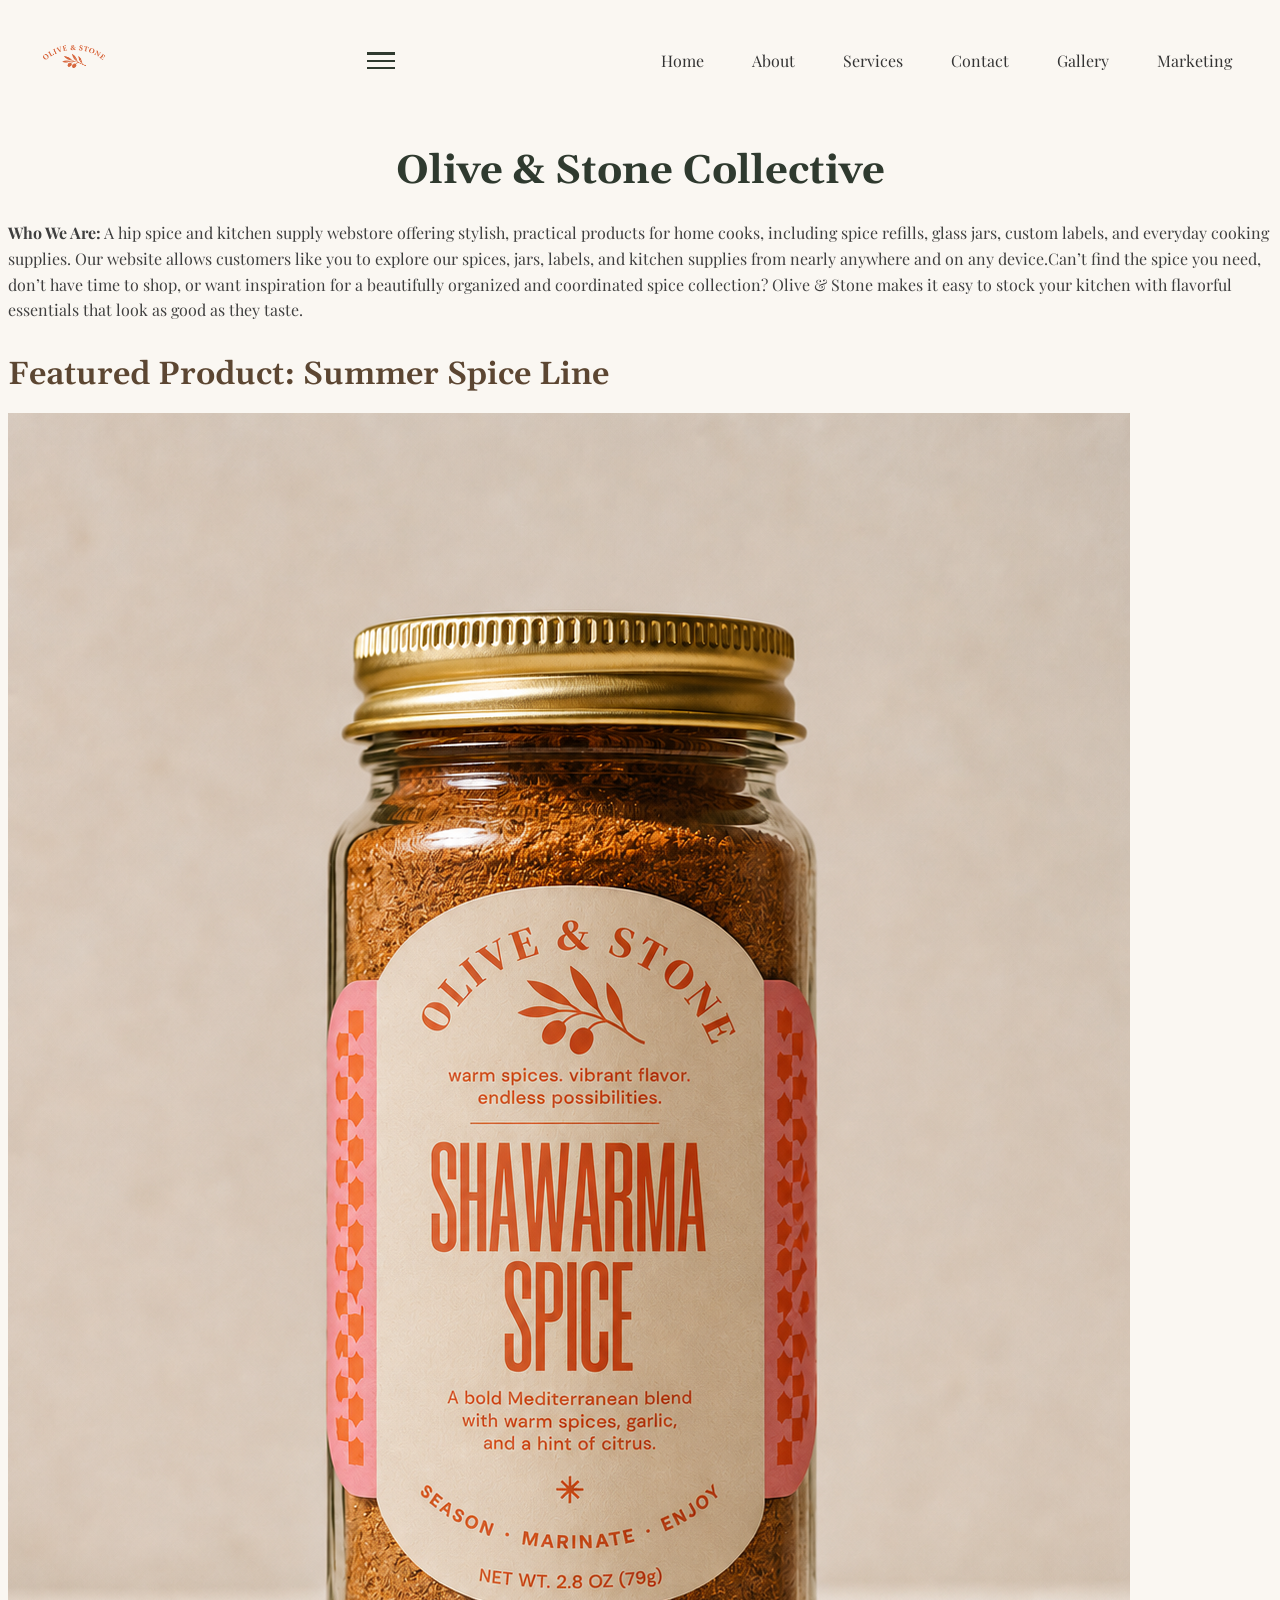
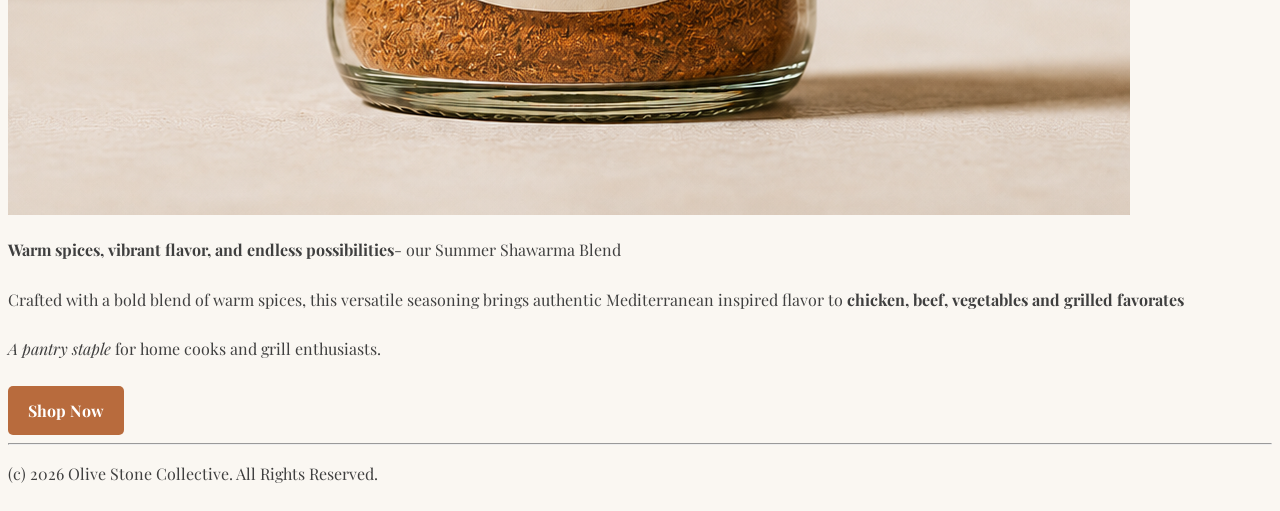
<file: index.html>
<!DOCTYPE html>
<html lang="en">
  <head>
    <!-- Viewport Tag - - Fit any Device-->     
    <meta charset="UTF-8">
    <meta name="viewport" content="width=device-width, initial-scale=1.0">
    
    <title>Online Spices & Kitchen Supplies | Olive & Stone</title>

    <meta name="description"
        content="Shop Olive & Stone for flavorful spice blends, modern kitchen supplies, cooking tools, and stylish essentials designed for everyday cooking.">

    <meta name="robots" content="index,follow">
    
    <!-- Main.CSS Link-->
    <link rel="stylesheet" href="css/main.css">

    <!-- Google tag (gtag.js) -->
    <script async src="https://www.googletagmanager.com/gtag/js?id=G-YOUR_UNIQUE_ID_HERE"></script>

      <script>
        window.dataLayer = window.dataLayer || [];
        function gtag(){dataLayer.push(arguments);}
        gtag('js', new Date());
      
        gtag('config', 'G-YOUR_UNIQUE_ID_HERE');
      </script>
    
  </head>
  <body>
    <header class="site-header">
    <a href="index.html" class="logo">
        <img
            src="images/logo.png"
            alt="Olive & Stone logo"
            class="nav-logo"
        >
    </a>
  <button
        class="menu-toggle"
        type="button"
        aria-label="Open navigation menu"
        aria-expanded="false"
        aria-controls="main-navigation"
    >
        <span></span>
        <span></span>
        <span></span>
    </button>
  <nav class="main-nav" id="main-navigation">
    <ul>
      <li><a href="/index.html">Home</a></li>
      <li><a href="/pages/about.html">About</a></li>
      <li><a href="/pages/services.html">Services</a></li>
      <li><a href="/pages/contact.html">Contact</a></li>
      <li><a href="/gallery.html">Gallery</a></li>
      <li><a href="/marketing/index.html">Marketing</a></li>
    </ul>
  </nav>
  </header>    
    <h1 class="center-text">Olive & Stone Collective</h1>
    <p><b>Who We Are:</b> A hip spice and kitchen supply webstore offering stylish, practical products for home cooks, including spice refills, glass jars, custom labels, and everyday cooking supplies. Our website allows customers like you to explore our spices, jars, labels, and kitchen supplies from nearly anywhere and on any device.Can’t find the spice you need, don’t have time to shop, or want inspiration for a beautifully organized and coordinated spice collection? Olive & Stone makes it easy to stock your kitchen with flavorful essentials that look as good as they taste.</p>
   <h2>Featured Product: Summer Spice Line</h2>
    <img src="images/shawarma-spice-blend.jpg" alt="olive-stone-shawarma-seasoning-jar">
    <p><b>Warm spices, vibrant flavor, and endless possibilities</b>- our Summer Shawarma Blend</p>
    <p>Crafted with a bold blend of warm spices, this versatile seasoning brings authentic Mediterranean inspired flavor to <strong>chicken, beef, vegetables and grilled favorates</strong></p>
    <p><em>A pantry staple</em> for home cooks and grill enthusiasts.</p>
     <a href="/marketing/features.html" class="btn-primary">Shop Now</a>
    
     <!-- The <hr> tag creates a horizontal rule (a line), visually separating sections. -->
    <hr>
    <!-- The footer provides consistency and a professional closing on every page. -->
    <footer><p>(c) 2026 Olive Stone Collective. All Rights Reserved.</p></footer>
    
    <!-- Hamburger Menu JavaScript -->
    <script>
  const menuButton = document.querySelector('.menu-toggle');
  const mainNavigation = document.querySelector('.main-nav');

  menuButton.addEventListener('click', function () {
    mainNavigation.classList.toggle('active');

    const isOpen = mainNavigation.classList.contains('active');

    menuButton.setAttribute('aria-expanded', isOpen);
    menuButton.setAttribute(
      'aria-label',
      isOpen ? 'Close navigation menu' : 'Open navigation menu'
    );
  });
</script>
  </body>
</html>
</file>
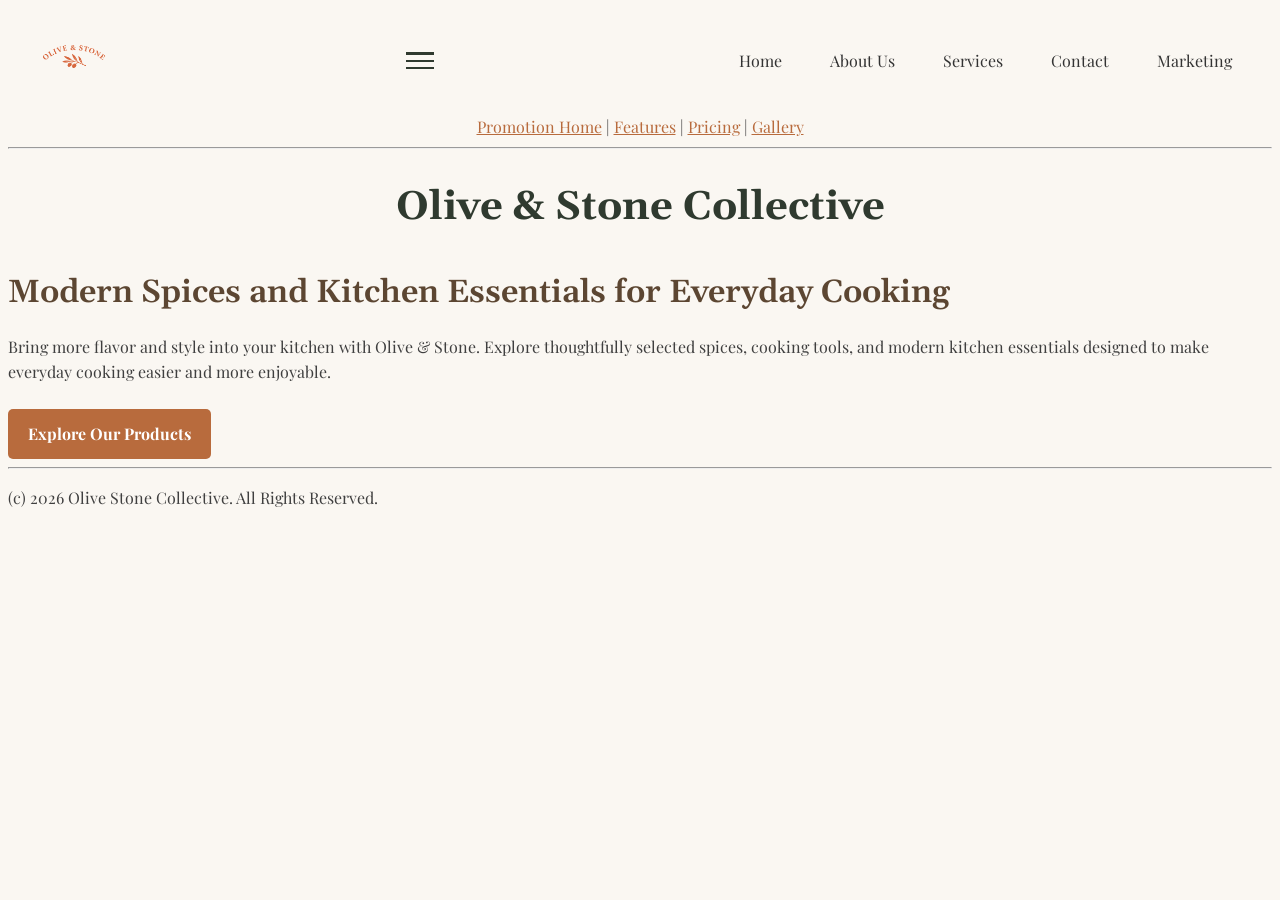
<file: marketing/index.html>
<!DOCTYPE html>
<html lang="en">
  <head>
      <!-- Viewport Tag - - Fit any Device-->     
      <meta charset="UTF-8">
      <meta name="viewport" content="width=device-width, initial-scale=1.0">
      
      <title>Modern Spices & Kitchen Essentials | Olive & Stone</title>
    
     <meta name="description"
      content="Discover Olive & Stone spice blends, stylish kitchen tools, storage essentials, and modern cooking products designed for everyday kitchens.">

    <!-- Robots Tag --> 
    <meta name="robots" content="index,follow">
    
      <!-- Main.CSS Link-->
      <link rel="stylesheet" href="../css/main.css">
    
    </head>
  <body>
    <!-- . . / means look up one folder. The browser must go up out of /pages, then open index.html. --
    <!-- Navigation -->
    
    <header class="site-header">
      
      <a href="index.html" class="logo">
              <img
                  src="../images/logo.png"
                  alt="Olive & Stone logo"
                  class="nav-logo"
              >
      </a>
      
  <button class="menu-toggle" aria-label="Open navigation menu">
    <span></span>
    <span></span>
    <span></span>
  </button>

  <nav class="main-nav">
    <ul>
      <li><a href="../index.html">Home</a></li>
      <li><a href="../pages/about.html">About Us</a></li>
      <li><a href="../pages/services.html">Services</a></li>
      <li><a href="../pages/contact.html">Contact</a></li>
      <li><a href="index.html">Marketing</a></li>
    </ul>
  </nav>

</header>

    <!-- secondary marketing navigation -->
    <nav class="center-text">
      <a href="index.html">Promotion Home</a> |
      <a href="features.html">Features</a> |
      <a href="pricing.html">Pricing</a> |
      <a href="../gallery.html">Gallery</a>
    </nav>
    
    <!-- The <hr> tag creates a horizontal rule (a line), visually separating sections. -->
    <hr>

    <!-- ====================================================== -->
    <!--      START: UNIQUE PAGE CONTENT                       -->
    <!-- ====================================================== -->
    <h1 class="center-text">Olive & Stone Collective</h1>
    <h2>Modern Spices and Kitchen Essentials for Everyday Cooking</h2>
    
      <p> Bring more flavor and style into your kitchen with Olive & Stone. Explore thoughtfully selected spices, cooking tools, and modern kitchen essentials designed to make everyday cooking easier and more enjoyable.</p> 

    <a href="features.html" class="btn-primary">Explore Our Products</a>
    
    <!-- ====================================================== -->
    <!--      END: UNIQUE PAGE CONTENT                         -->
    <!-- ====================================================== -->
    <hr>
     <!-- The footer provides consistency and a professional closing on every page. -->
    <footer><p>(c) 2026 Olive Stone Collective. All Rights Reserved.</p></footer>

    <!-- Navigation Hamburger Coding -->
    <script>
      const menuToggle = document.querySelector('.menu-toggle');
      const mainNav = document.querySelector('.main-nav');
    
      menuToggle.addEventListener('click', function() {
        mainNav.classList.toggle('active');
      });
    </script>
  </body>
</html>
</file>
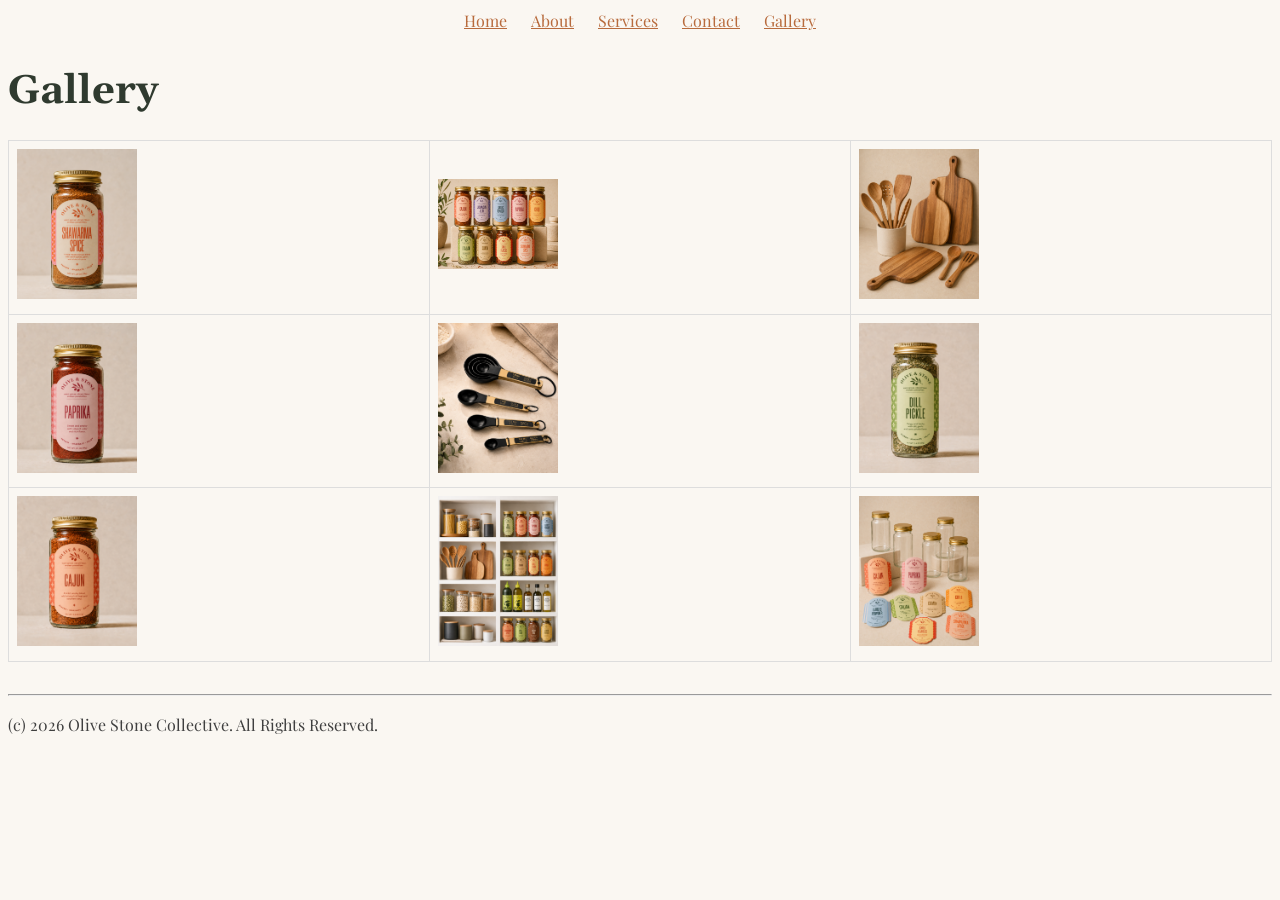
<file: gallery.html>
<!DOCTYPE html>
<html lang="en">
<head>
  <meta charset="UTF-8">
  <meta name="viewport" content="width=device-width, initial-scale=1.0">

  <title>Spice & Kitchen Product Gallery | Olive & Stone</title>

  <meta name="description"
        content="Browse the Olive & Stone gallery featuring spice blends, wooden cooking utensils, kitchen storage, measuring tools, and modern kitchen products.">

  <!-- Robots Tag --> 
      <meta name="robots" content="index,follow">
  
  <!-- Main CSS -->
  <link rel="stylesheet" href="css/main.css">
</head>

<body>

  <header>
    <nav style="text-align: center;">
      <a href="index.html" style="margin: 0 10px;">Home</a>
      <a href="pages/about.html" style="margin: 0 10px;">About</a>
      <a href="pages/services.html" style="margin: 0 10px;">Services</a>
      <a href="pages/contact.html" style="margin: 0 10px;">Contact</a>
      <a href="gallery.html" style="margin: 0 10px;">Gallery</a>
    </nav>
  </header>

  <main>
    <h1>Gallery</h1>

    <table>
      <tr>
        <td>
          <a href="images/shawarma-spice-blend.jpg">
            <img src="images/shawarma-spice-blend.jpg"
                 width="120"
                 alt="Olive & Stone labeled glass jar filled with shawarma spice blend">
          </a>
        </td>

        <td>
          <a href="images/about-us-spice-jars.png">
            <img src="images/about-us-spice-jars.png"
                 width="120"
                 alt="olive-stone-assorted-spice-seasoning-jars">
          </a>
        </td>

        <td>
          <a href="images/wooden-utensils.png">
            <img src="images/wooden-utensils.png"
                 width="120"
                 alt="wooden-cooking-utensils-and-cutting-boards">
          </a>
        </td>
      </tr>

      <tr>
        <td>
          <a href="images/paprika.png">
            <img src="images/paprika.png"
                 width="120"
                 alt="olive-stone-paprika-seasoning-jar">
          </a>
        </td>

        <td>
          <a href="images/measuring-spoons.png">
            <img src="images/measuring-spoons.png"
                 width="120"
                 alt="black-and-gold-kitchen-measuring-spoons">
          </a>
        </td>

        <td>
          <a href="images/dill-pickle.png">
            <img src="images/dill-pickle.png"
                 width="120"
                 alt="olive-stone-dill-pickle-seasoning-jar">
          </a>
        </td>
      </tr>

      <tr>
        <td>
          <a href="images/cajun.png">
            <img src="images/cajun.png"
                 width="120"
                 alt="olive-stone-cajun-seasoning-jar">
          </a>
        </td>

        <td>
          <a href="images/shelf-assortment-products.png">
            <img src="images/shelf-assortment-products.png"
                 width="120"
                 alt="olive-stone-spices-and-modern-kitchen-products">
          </a>
        </td>

        <td>
          <a href="images/label-stickers-glass-jars.png">
            <img src="images/label-stickers-glass-jars.png"
                 width="120"
                 alt="olive-and-stone-spice-label-stickers-and-empty-glass-spice-jars">
          </a>
        </td>
      </tr>
    </table>

  </main>
  
    <!-- The <hr> tag creates a horizontal rule (a line), visually separating sections. -->
    <hr>
    <!-- The footer provides consistency and a professional closing on every page. -->
    <footer><p>(c) 2026 Olive Stone Collective. All Rights Reserved.</p></footer>
  
</body>
</html>
</file>
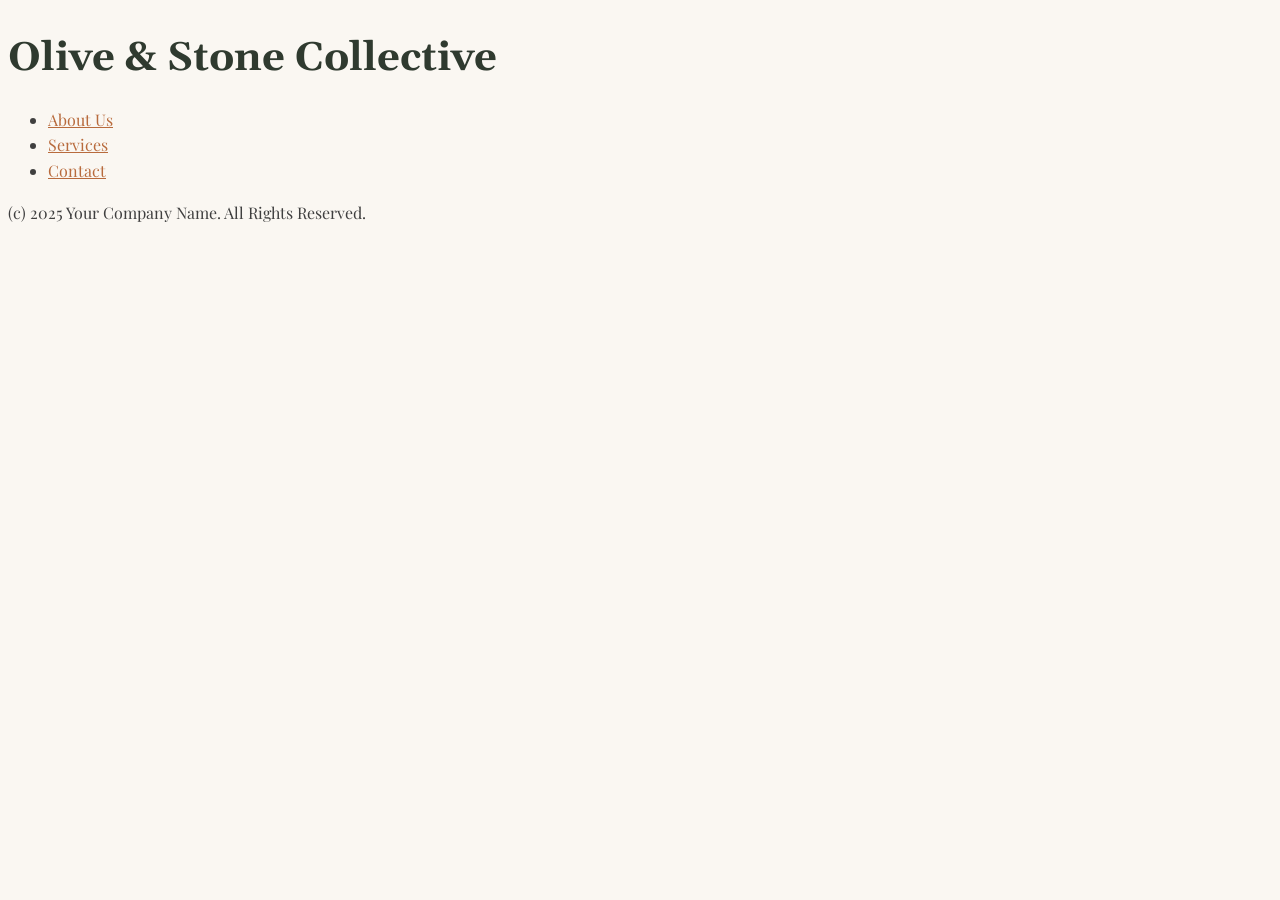
<file: portfolio.html>
<!DOCTYPE html>
<html lang="en">
  <head>
    <!-- Main.css Link -->    
    <meta charset="UTF-8">
    <meta name="viewport" content="width=device-width, initial-scale=1.0">

   <title>Olive Stone Collective - Professional Portfolio - Online Spice and Kitchen Supply Store</title>    

    <!-- Main CSS -->
    <link rel="stylesheet" href="/css/main.css">    
  </head>
  <body>
    <header>
        <!-- Site title and main navigation will go here -->
         <h1>Olive & Stone Collective</h1>
      <nav>
          <ul>
              <li><a href="#about">About Us</a></li>
              <li><a href="#services">Services</a></li>
              <li><a href="#contact">Contact</a></li>
          </ul>
      </nav>
    </header>
    <main>
        <!-- All the unique portfolio content will go here -->
    </main>
    <footer>
        <!-- Copyright and social links will go here -->
         <p>(c) 2025 Your Company Name. All Rights Reserved.</p>
        <!-- This could also contain social media links -->
        <!-- The footer provides consistency and a professional closing on every page. -->
    </footer>
  </body>
</html>
</file>
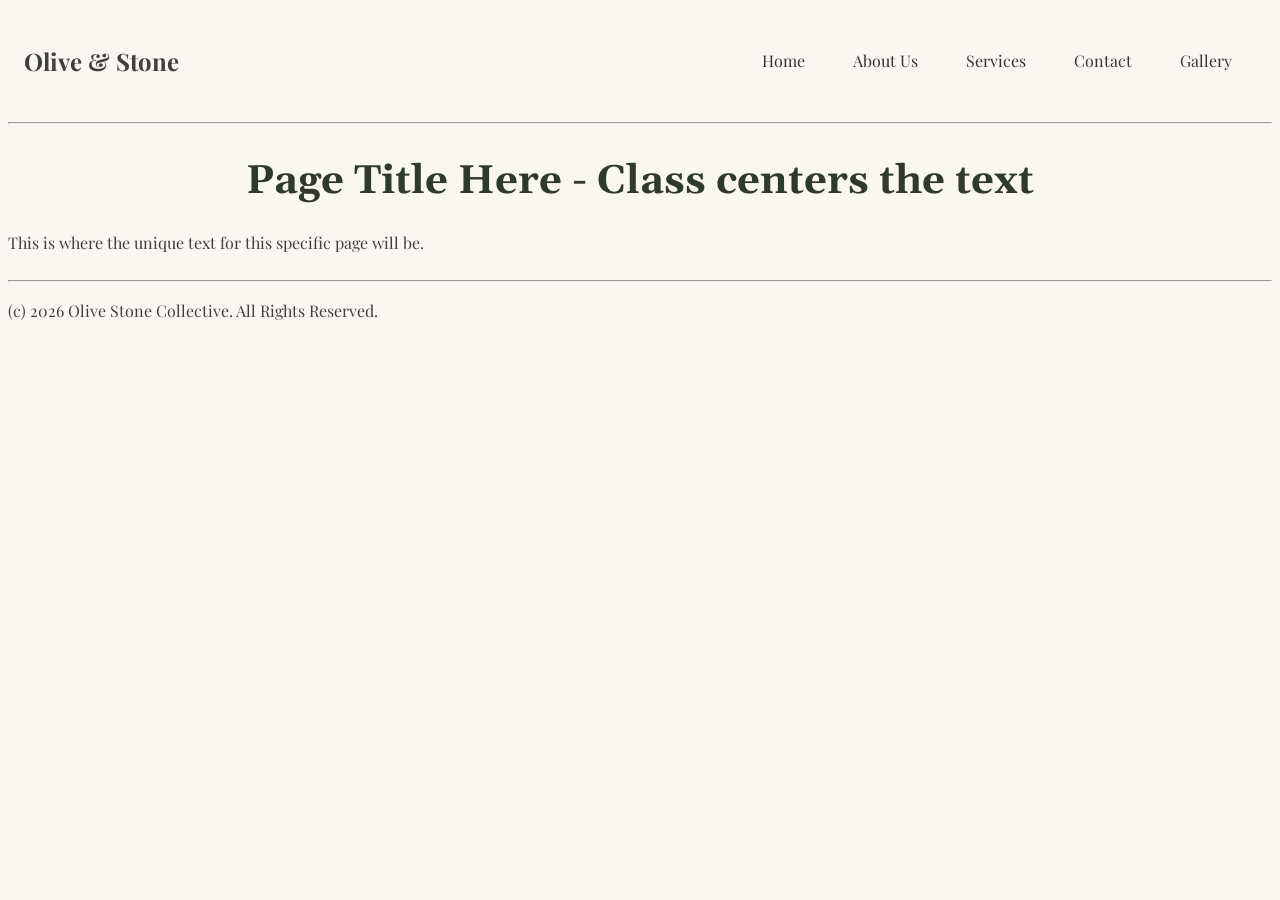
<file: template.html>
<!DOCTYPE html>
<html>
  <head>
    <!-- Viewport Tag - - Fit any Device-->    
    <meta charset="UTF-8">
    <meta name="viewport" content="width=device-width, initial-scale=1.0">

   <title>Olive Stone Collective - Professional Portfolio - Online Spice and Kitchen Supply Store</title>    

    <!-- Main.CSS Link-->
    <link rel="stylesheet" href="/css/main.css">    
  </head>
  <body>

    <!-- . . / means look up one folder. The browser must go up out of /pages, then open index.html. -->

     <!-- =================================== -->
    <!-- START: Main Site Navigation         -->
    <!-- =================================== -->

    <header class="site-header">

      <div class="logo">Olive & Stone</div>

      <nav class="main-nav">
        <ul>
          <li><a href="/index.html">Home</a></li>
          <li><a href="/pages/about.html">About Us</a></li>
          <li><a href="/pages/services.html">Services</a></li>
          <li><a href="/pages/contact.html">Contact</a></li>
          <li><a href="/gallery.html">Gallery</a></li>
        </ul>
      </nav>

    </header>

    <!-- =================================== -->
    <!-- END: Main Site Navigation           -->
    <!-- =================================== -->

    <!-- The <hr> tag creates a horizontal rule (a line), visually separating sections. -->
    <hr>

    <!-- ====================================================== -->
    <!--      START: UNIQUE PAGE CONTENT                       -->
    <!-- This is where the specific content for each new page -->
    <!-- (like 'About Us' or 'Our Services') will go.        -->
  <!-- ====================================================== -->
    <h1 class="center-text">Page Title Here - Class centers the text</h1>
    <p>This is where the unique text for this specific page will be.</p>
    <!-- ====================================================== -->
    <!--      END: UNIQUE PAGE CONTENT                         -->
    <!-- ====================================================== -->
    <hr>
     <!-- The footer provides consistency and a professional closing on every page. -->
    <footer><p>(c) 2026 Olive Stone Collective. All Rights Reserved.</p></footer>
  </body>
</html>
</file>
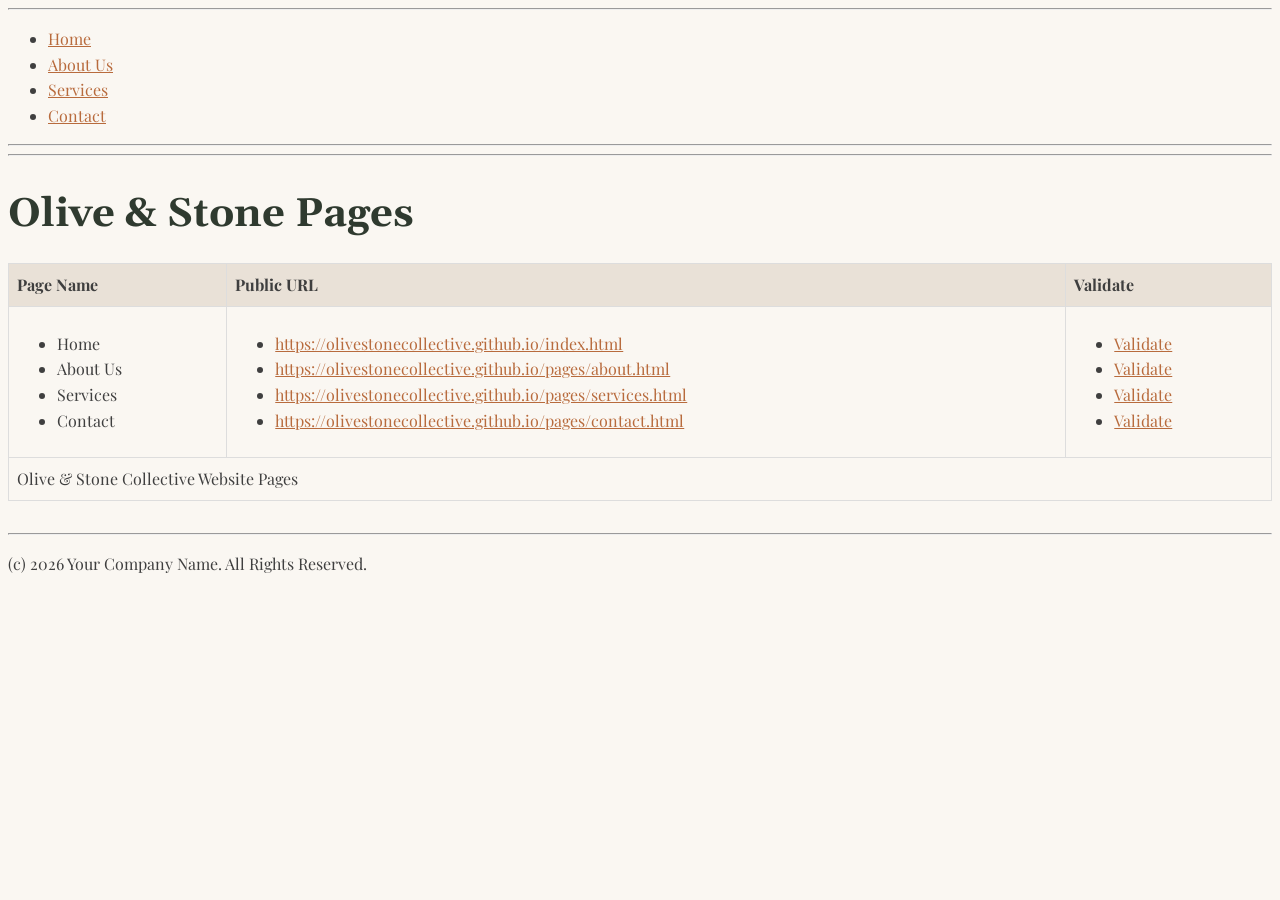
<file: test.html>
<!DOCTYPE html>
<html>
  <head>
    <!-- Main.css Link -->    
    <meta charset="UTF-8">
    <meta name="viewport" content="width=device-width, initial-scale=1.0">

   <title>Olive Stone Collective - Professional Portfolio - Online Spice and Kitchen Supply Store</title>    

    <!-- Main CSS -->
    <link rel="stylesheet" href="/css/main.css">    
  </head>
  <body>
    <!-- =================================== -->
    <!-- START: Main Site Navigation         -->
    <!-- =================================== -->
    <hr>    <!-- The <hr> tag creates a horizontal rule (a line), visually separating sections. -->
    
  <!-- . . / means look up one folder. The browser must go up out of /pages, then open index.html. -->
        <nav>
  <ul>
    <li><a href="index.html">Home</a></li>
    <li><a href="/pages/about.html">About Us</a></li>
    <li><a href="/pages/services.html">Services</a></li>
    <li><a href="/pages/contact.html">Contact</a></li>
  </ul>
</nav>
    <!-- The <hr> tag creates a horizontal rule (a line), visually separating sections. -->
    <hr>
    <!-- END: Main Site Navigation -->

    <!-- The <hr> tag creates a horizontal rule (a line), visually separating sections. -->
    <hr>

    <!-- ====================================================== -->
    <!--      START: UNIQUE PAGE CONTENT                       -->
    <!-- This is where the specific content for each new page -->
    <!-- (like 'About Us' or 'Our Services') will go.        -->
  <!-- ====================================================== -->
    <h1>Olive & Stone Pages</h1>
    <table>
    <thead>
        <tr>
            <th>Page Name</th>
            <th>Public URL</th>
            <th>Validate</th>
        </tr>
    </thead>

    <tbody>
        <tr>
            <td>
              <ul>
                <li>Home</li>
                <li>About Us</li>
                <li>Services</li>
                <li>Contact</li>
              </ul>
            </td>
            <td>
              <ul>
                <li><a href="https://olivestonecollective.github.io/index.html">
                    https://olivestonecollective.github.io/index.html
                </a></li>
                
                <li><a href="https://olivestonecollective.github.io/pages/about.html">
                    https://olivestonecollective.github.io/pages/about.html
                </a></li>

                 <li><a href="https://olivestonecollective.github.io/pages/services.html">
                    https://olivestonecollective.github.io/pages/services.html
                </a></li>

                <li><a href="https://olivestonecollective.github.io/pages/contact.html">
                    https://olivestonecollective.github.io/pages/contact.html
                </a></li>
              <ul/>  
            </td>
            <td>
               <ul>
                <li><a href="https://validator.w3.org/nu/?doc=https%3A%2F%2Folivestonecollective.github.io%2Findex.html">
                    Validate
                </a></li>
                <li><a href="https://validator.w3.org/nu/?doc=https%3A%2F%2Folivestonecollective.github.io%2Fpages%2Fabout.html">
                    Validate
                </a></li> 
                <li><a href="https://validator.w3.org/nu/?doc=https%3A%2F%2Folivestonecollective.github.io%2Fpages%2Fservices.html">
                    Validate
                </a></li> 
                  <li><a href="https://validator.w3.org/nu/?doc=https%3A%2F%2Folivestonecollective.github.io%2Fpages%2Fcontact.html">
                    Validate
                </a></li> 
                 <ul/> 
            </td>
        </tr>
    </tbody>

    <tfoot>
        <tr>
            <td colspan="3">Olive &amp; Stone Collective Website Pages</td>
        </tr>
    </tfoot>
</table>
    <hr>
    <!-- The footer provides consistency and a professional closing on every page. -->
    <p>(c) 2026 Your Company Name. All Rights Reserved.</p>
  </body>
</html>
</file>
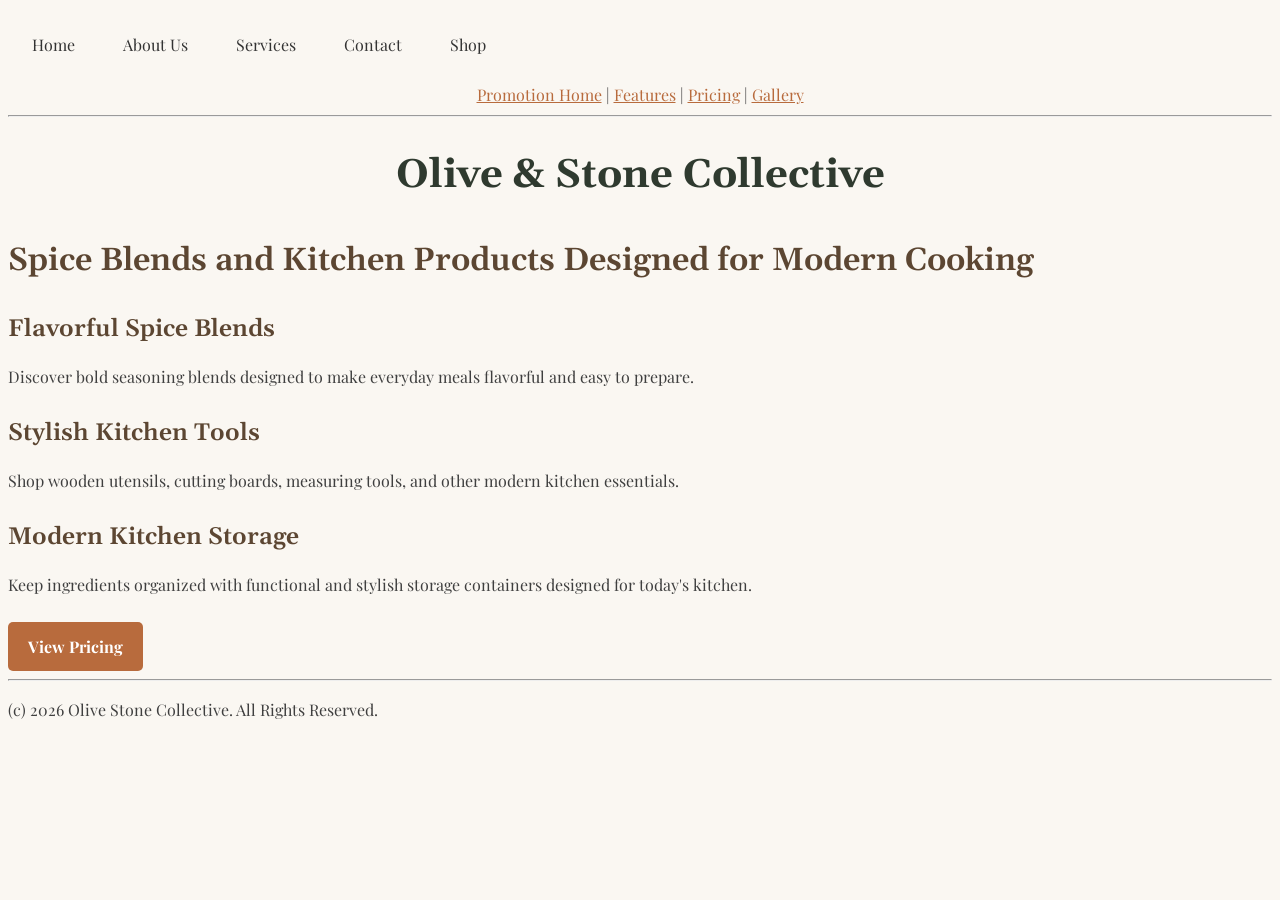
<file: marketing/features.html>
<!DOCTYPE html>
<html lang="en">
  <head>
      <!-- Viewport Tag - - Fit any Device-->     
      <meta charset="UTF-8">
      <meta name="viewport" content="width=device-width, initial-scale=1.0">
      
      <title>Spice Blends & Kitchen Product Features | Olive & Stone</title>
    
     <meta name="description"
      content="Explore Olive & Stone spice blends, wooden cooking tools, modern kitchen storage, and thoughtfully designed cooking essentials.">

    <!-- Robots Tag --> 
    <meta name="robots" content="index,follow">
    
      <!-- Main.CSS Link-->
      <link rel="stylesheet" href="/css/main.css">
    
    </head>
  <body>
    <!-- . . / means look up one folder. The browser must go up out of /pages, then open index.html. -->
    <nav class="main-nav">
      <ul>
        <li><a href="/index.html">Home</a></li>
        <li><a href="/pages/about.html">About Us</a></li>
        <li><a href="/pages/services.html">Services</a></li>
        <li><a href="/pages/contact.html">Contact</a></li>
        <li><a href="index.html">Shop</a></li>
      </ul>
    </nav>

    <!-- secondary marketing navigation -->
    <nav class="center-text">
      <a href="index.html">Promotion Home</a> |
      <a href="features.html">Features</a> |
      <a href="pricing.html">Pricing</a> |
      <a href="../gallery.html">Gallery</a>
    </nav>
    
    <!-- The <hr> tag creates a horizontal rule (a line), visually separating sections. -->
    <hr>

    <!-- ====================================================== -->
    <!--      START: UNIQUE PAGE CONTENT                       -->
    <!-- ====================================================== -->
    <h1 class="center-text">Olive & Stone Collective</h1>
    <h2>Spice Blends and Kitchen Products Designed for Modern Cooking</h2>
    
    <h3>Flavorful Spice Blends</h3>
      <p>Discover bold seasoning blends designed to make everyday meals flavorful and easy to prepare.</p>

    <h3>Stylish Kitchen Tools</h3>
      <p>Shop wooden utensils, cutting boards, measuring tools, and other modern kitchen essentials.</p>

    <h3>Modern Kitchen Storage</h3>
      <p>Keep ingredients organized with functional and stylish storage containers designed for today's kitchen.</p>

    <a href="pricing.html" class="btn-primary">View Pricing</a>
    
    <!-- ====================================================== -->
    <!--      END: UNIQUE PAGE CONTENT                         -->
    <!-- ====================================================== -->
     <hr>
     <!-- The footer provides consistency and a professional closing on every page. -->
    <footer><p>(c) 2026 Olive Stone Collective. All Rights Reserved.</p></footer>
  </body>
</html>
</file>
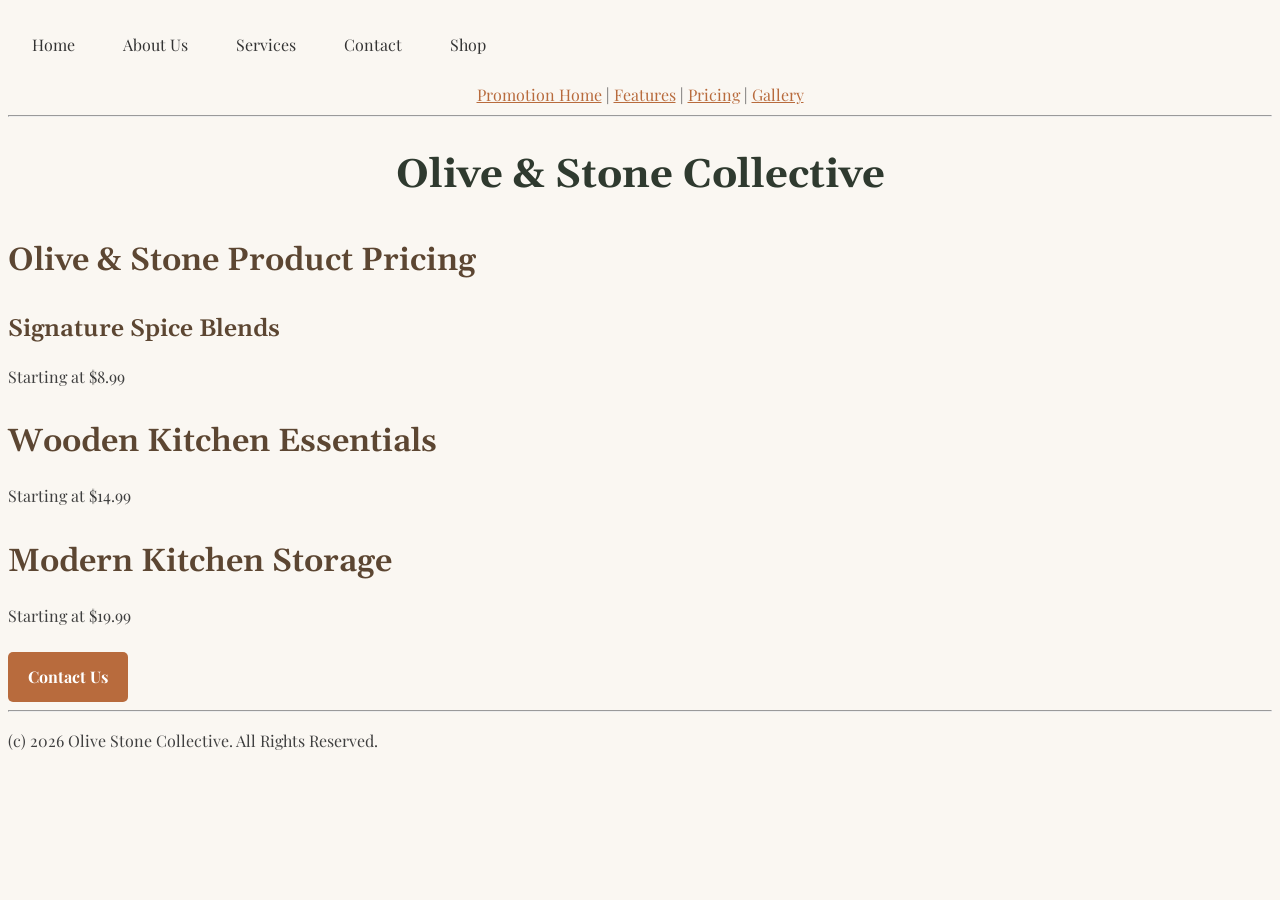
<file: marketing/pricing.html>
<!DOCTYPE html>
<html lang="en">
  <head>
      <!-- Viewport Tag - - Fit any Device-->     
      <meta charset="UTF-8">
      <meta name="viewport" content="width=device-width, initial-scale=1.0">
      
      <title>Spices & Kitchen Essentials Pricing | Olive & Stone</title>

      <meta name="description"
        content="View pricing for Olive & Stone spice blends, kitchen tools, storage products, and modern cooking essentials for the home kitchen.">

      <!-- Robots Tag --> 
      <meta name="robots" content="index,follow">
    
      <!-- Main.CSS Link-->
      <link rel="stylesheet" href="/css/main.css">
    
    </head>
  <body>
    <!-- . . / means look up one folder. The browser must go up out of /pages, then open index.html. -->
    <nav class="main-nav">
      <ul>
        <li><a href="/index.html">Home</a></li>
        <li><a href="/pages/about.html">About Us</a></li>
        <li><a href="/pages/services.html">Services</a></li>
        <li><a href="/pages/contact.html">Contact</a></li>
        <li><a href="index.html">Shop</a></li>
      </ul>
    </nav>

  <!-- secondary marketing navigation -->
    <nav class="center-text">
      <a href="index.html">Promotion Home</a> |
      <a href="features.html">Features</a> |
      <a href="pricing.html">Pricing</a> |
      <a href="../gallery.html">Gallery</a>
    </nav>
    
    <!-- The <hr> tag creates a horizontal rule (a line), visually separating sections. -->
    <hr>

    <!-- ====================================================== -->
    <!--      START: UNIQUE PAGE CONTENT                       -->
    <!-- ====================================================== -->
    <h1 class="center-text">Olive & Stone Collective</h1>
    <h2>Olive & Stone Product Pricing</h2>

      <h3>Signature Spice Blends</h3>
        <p>Starting at $8.99</p>

      <h2>Wooden Kitchen Essentials</h2>
        <p>Starting at $14.99</p>
      
      <h2>Modern Kitchen Storage</h2>
        <p>Starting at $19.99</p>

      <a href="/pages/contact.html" class="btn-primary">Contact Us</a>
    
    <!-- ====================================================== -->
    <!--      END: UNIQUE PAGE CONTENT                         -->
    <!-- ====================================================== -->
    <hr>
    <!-- The footer provides consistency and a professional closing on every page. -->
    <footer><p>(c) 2026 Olive Stone Collective. All Rights Reserved.</p></footer>
  </body>
</html>
</file>
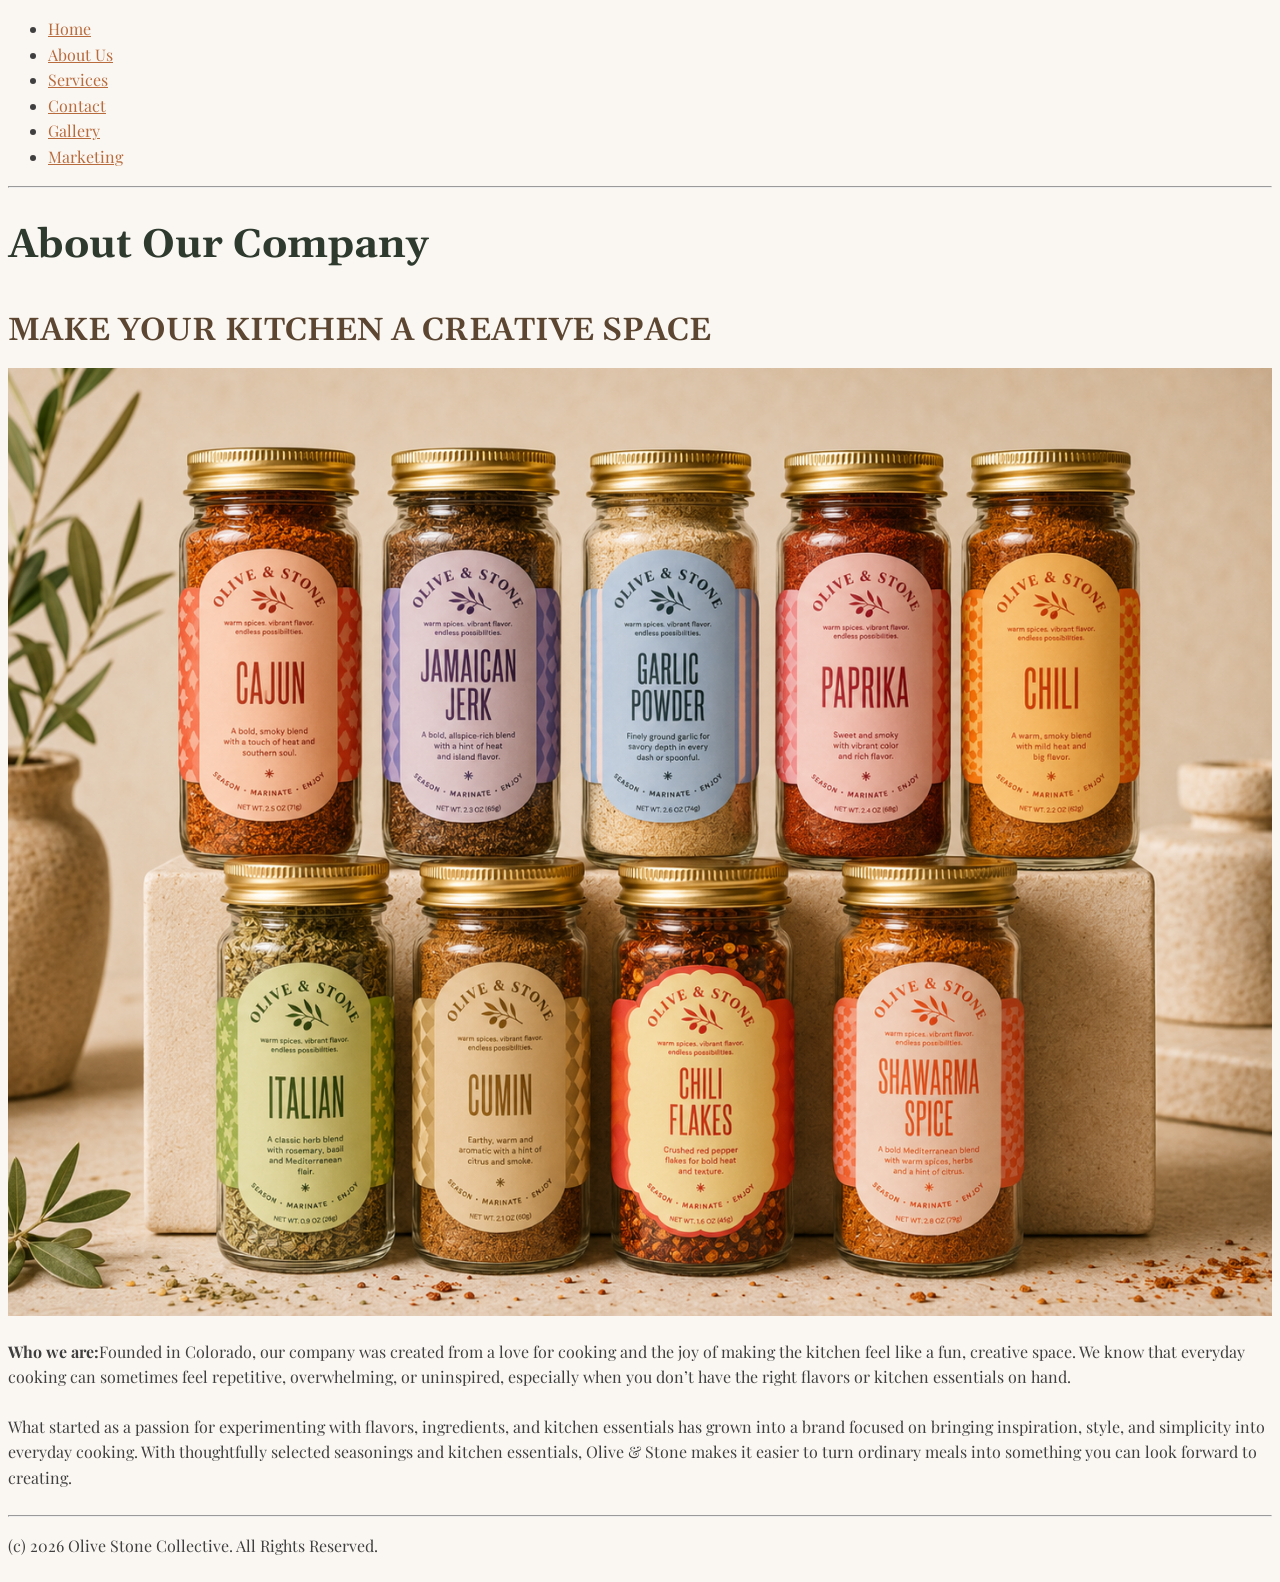
<file: pages/about.html>
<!DOCTYPE html>
<html lang="en">
  <head>
      <!-- Viewport Tag - - Fit any Device-->     
      <meta charset="UTF-8">
      <meta name="viewport" content="width=device-width, initial-scale=1.0">
      
      <title>About Olive & Stone | Spice & Kitchen Supply Store</title>

    <meta name="description"
        content="Learn about Olive & Stone, our passion for flavorful spices, creative cooking, and stylish kitchen essentials designed for the modern home.">

    <meta name="robots" content="index,follow">
    
      <!-- Main.CSS Link-->
      <link rel="stylesheet" href="/css/main.css">
    </head>
  <body>
      <!-- . . / means look up one folder. The browser must go up out of /pages, then open index.html. -->
        <nav>
  <ul>
    <li><a href="../index.html">Home</a></li>
    <li><a href="/pages/about.html">About Us</a></li>
    <li><a href="/pages/services.html">Services</a></li>
    <li><a href="/pages/contact.html">Contact</a></li>
    <li><a href="../gallery.html">Gallery</a></li>
    <li><a href="/marketing/index.html">Marketing</a></li>
  </ul>
</nav>
    
    <!-- The <hr> tag creates a horizontal rule (a line), visually separating sections. -->
    <hr>

    <!-- ====================================================== -->
    <!--      START: UNIQUE PAGE CONTENT                       -->
    <!-- This is where the specific content for each new page -->
    <!-- (like 'About Us' or 'Our Services') will go.        -->
  <!-- ====================================================== -->
    <h1>About Our Company</h1>
    <h2>MAKE YOUR KITCHEN A CREATIVE SPACE</h2>
   <img src="../images/about-us-spice-jars.png" alt="olive-stone-assorted-spice-seasoning-jars">
      <p>
    <b>Who we are:</b>Founded in Colorado, our company was created from a love for cooking and the joy of making the kitchen feel like a fun, creative space. We know that everyday cooking can sometimes feel repetitive, overwhelming, or uninspired, especially when you don’t have the right flavors or kitchen essentials on hand.</p>
    
      <p>What started as a passion for experimenting with flavors, ingredients, and kitchen essentials has grown into a brand focused on bringing inspiration, style, and simplicity into everyday cooking. With thoughtfully selected seasonings and kitchen essentials, Olive & Stone makes it easier to turn ordinary meals into something you can look forward to creating.</p> 
    <!-- ====================================================== -->
    <!--      END: UNIQUE PAGE CONTENT                         -->
    <!-- ====================================================== -->
    
   <!-- The <hr> tag creates a horizontal rule (a line), visually separating sections. -->
    <hr>
    <!-- The footer provides consistency and a professional closing on every page. -->
    <footer><p>(c) 2026 Olive Stone Collective. All Rights Reserved.</p></footer>
    
  </body>
</html>
</file>
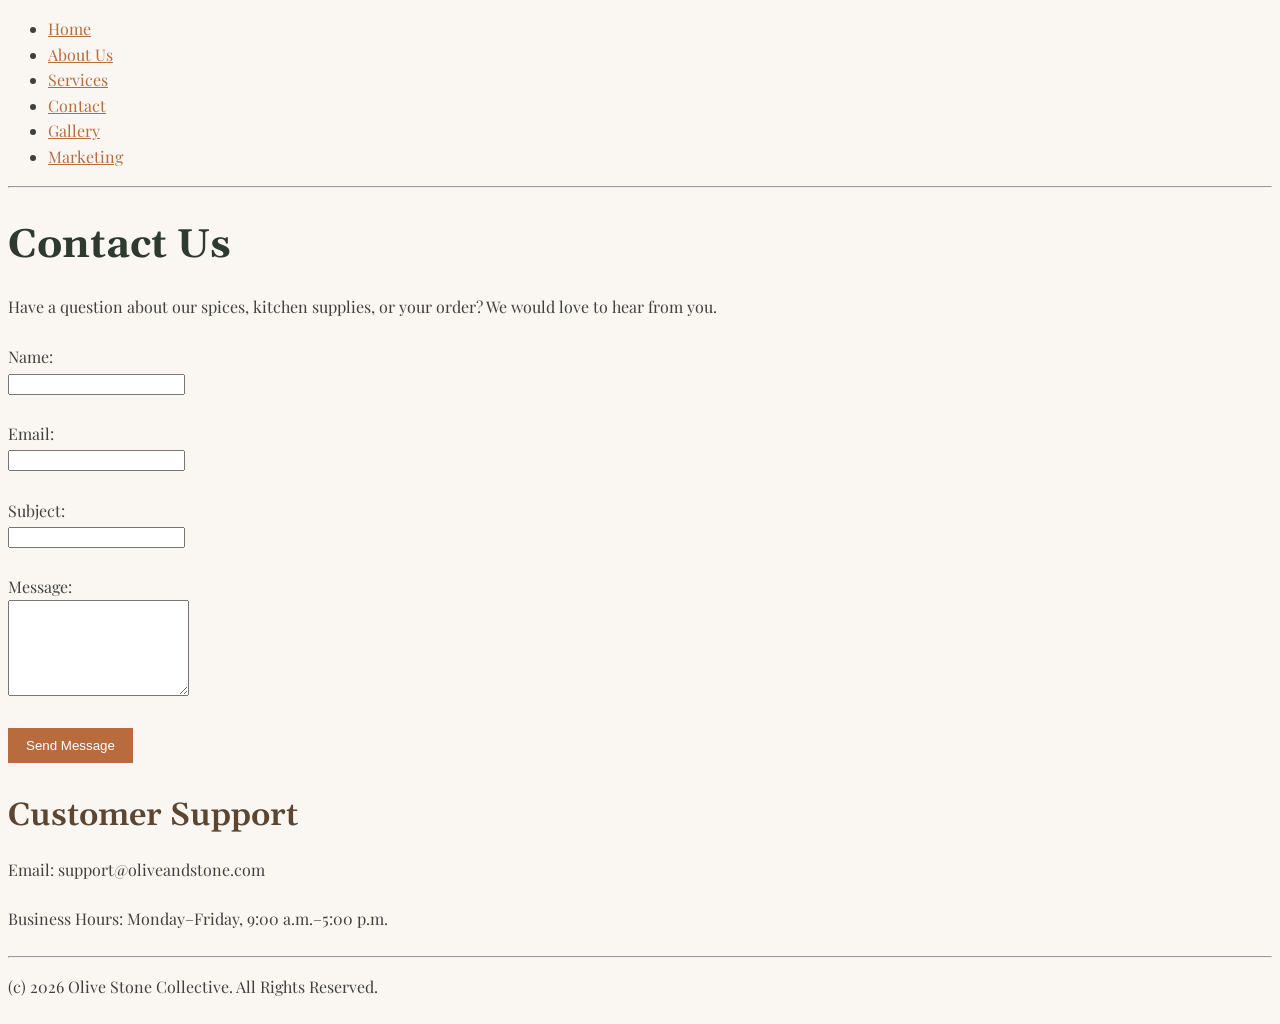
<file: pages/contact.html>
<!DOCTYPE html>
<html lang="en">
  <head>
      <!-- Viewport Tag - - Fit any Device-->     
      <meta charset="UTF-8">
      <meta name="viewport" content="width=device-width, initial-scale=1.0">
      
      <title>Contact Olive & Stone | Spice & Kitchen Store</title>

      <meta name="description" content="Contact Olive & Stone for questions about our spice blends, kitchen products, orders, and stylish cooking essentials. We’re happy to help.">

      <!-- Robots Tag --> 
      <meta name="robots" content="index,follow">
    
      <!-- Main.CSS Link-->
      <link rel="stylesheet" href="/css/main.css">
  </head>
  <body>
    <!-- . . / means look up one folder. The browser must go up out of /pages, then open index.html. -->
        <nav>
  <ul>
    <li><a href="../index.html">Home</a></li>
    <li><a href="/pages/about.html">About Us</a></li>
    <li><a href="/pages/services.html">Services</a></li>
    <li><a href="/pages/contact.html">Contact</a></li>
    <li><a href="../gallery.html">Gallery</a></li>
    <li><a href="/marketing/index.html">Marketing</a></li>
  </ul>
</nav>

    <!-- The <hr> tag creates a horizontal rule (a line), visually separating sections. -->
    <hr>

    <!-- ====================================================== -->
    <!--      START: UNIQUE PAGE CONTENT                       -->
    <!-- This is where the specific content for each new page -->
    <!-- (like 'About Us' or 'Our Services') will go.        -->
  <!-- ====================================================== -->
    <h1>Contact Us</h1>
    <p> Have a question about our spices, kitchen supplies, or your order?
  We would love to hear from you.</p>
    <form>
  <label for="name">Name:</label><br>
  <input type="text" id="name" name="name"><br><br>

  <label for="email">Email:</label><br>
  <input type="email" id="email" name="email"><br><br>

  <label for="subject">Subject:</label><br>
  <input type="text" id="subject" name="subject"><br><br>

  <label for="message">Message:</label><br>
  <textarea id="message" name="message" rows="6"></textarea><br><br>

  <button type="submit">Send Message</button>
</form>

<h2>Customer Support</h2>

<p>Email: support@oliveandstone.com</p>
<p>Business Hours: Monday–Friday, 9:00 a.m.–5:00 p.m.</p>
    
    <!-- The <hr> tag creates a horizontal rule (a line), visually separating sections. -->
    <hr>
    <!-- The footer provides consistency and a professional closing on every page. -->
    <footer><p>(c) 2026 Olive Stone Collective. All Rights Reserved.</p></footer>
    
  </body>
</html>
</file>
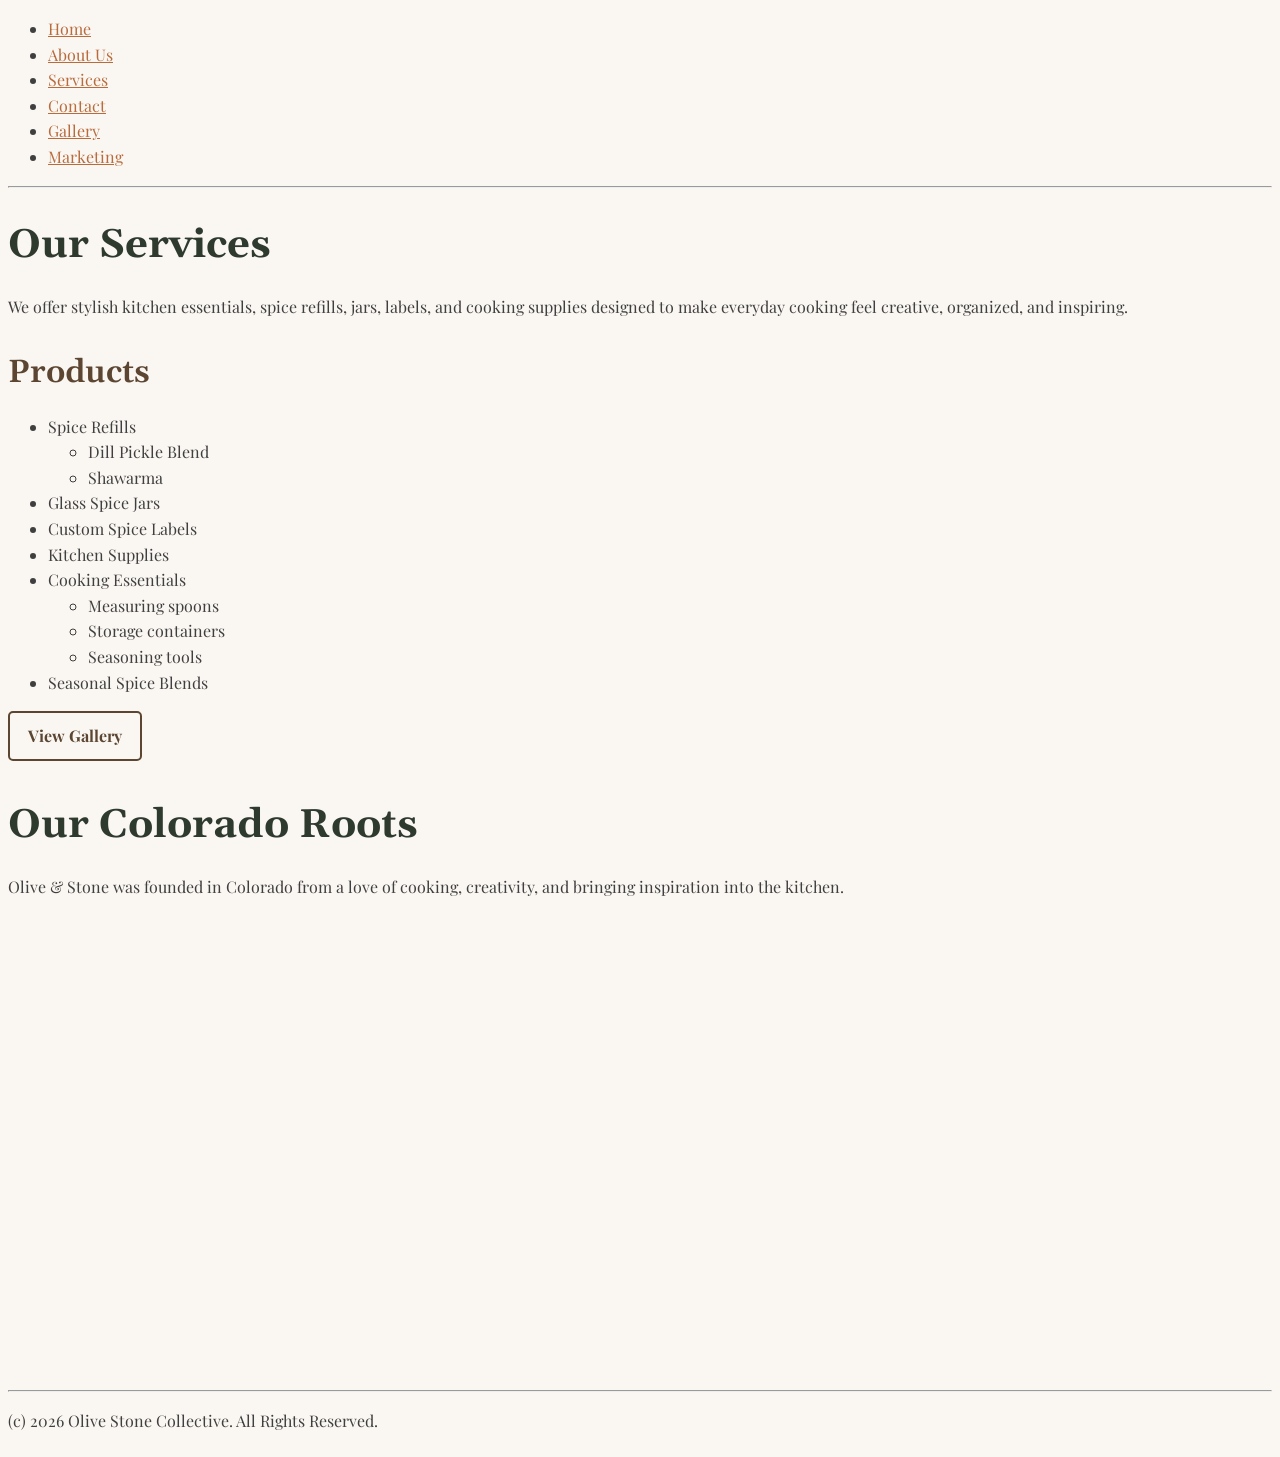
<file: pages/services.html>
<!DOCTYPE html>
<html lang="en">
  <head>
      <!-- Viewport Tag - - Fit any Device-->     
      <meta charset="UTF-8">
      <meta name="viewport" content="width=device-width, initial-scale=1.0">
      
      <title>Spices & Kitchen Products | Olive & Stone</title>

      <meta name="description" content="Explore Olive & Stone spice blends, kitchen tools, storage containers, cutting boards, and modern cooking essentials for everyday use.">

      <!-- Robots Tag --> 
      <meta name="robots" content="index,follow">
    
      <!-- Main.CSS Link-->
      <link rel="stylesheet" href="/css/main.css">
  </head>
  <body>
    <!-- . . / means look up one folder. The browser must go up out of /pages, then open index.html. -->
        <nav>
  <ul>
    <li><a href="../index.html">Home</a></li>
    <li><a href="/pages/about.html">About Us</a></li>
    <li><a href="/pages/services.html">Services</a></li>
    <li><a href="/pages/contact.html">Contact</a></li>
    <li><a href="../gallery.html">Gallery</a></li>
    <li><a href="/marketing/index.html">Marketing</a></li>
  </ul>
</nav>
    <!-- The <hr> tag creates a horizontal rule (a line), visually separating sections. -->
    <hr>

    <!-- ====================================================== -->
    <!--      START: UNIQUE PAGE CONTENT                       -->
    <!-- This is where the specific content for each new page -->
    <!-- (like 'About Us' or 'Our Services') will go.        -->
  <!-- ====================================================== -->
    <h1>Our Services</h1>
<p>We offer stylish kitchen essentials, spice refills, jars, labels, and cooking supplies designed to make everyday cooking feel creative, organized, and inspiring.</p>

     <h2>Products</h2>
<ul>
    <li>Spice Refills
  <ul>
    <li>Dill Pickle Blend</li>
    <li>Shawarma</li>
  </ul>
    </li>
        <li>Glass Spice Jars</li>
        <li>Custom Spice Labels</li>
        <li>Kitchen Supplies</li>
        <li>Cooking Essentials
          <ul>
            <li>Measuring spoons</li>
            <li>Storage containers</li>
            <li>Seasoning tools</li>
          </ul>
        </li>
        <li>Seasonal Spice Blends</li>
  </ul>
  <!-- END: Nested List -->
     <a href="../gallery.html" class="btn-secondary">View Gallery</a>

    <section class="location-section">
    <h1>Our Colorado Roots</h1>

    <p>
      Olive & Stone was founded in Colorado from a love of cooking,
      creativity, and bringing inspiration into the kitchen.
    </p>

    <iframe
    class="responsive-map"
    src="https://www.google.com/maps/embed?pb=!1m18!1m12!1m3!1d97218.06910845195!2d-105.14354813209235!3d40.40741834999892!2m3!1f0!2f0!3f0!3m2!1i1024!2i768!4f13.1!3m3!1m2!1s0x87694fa609de9417%3A0x55bf9b6c43f23c8d!2sLoveland%2C%20CO!5e0!3m2!1sen!2sus!4v1786506508954!5m2!1sen!2sus" width="600" height="450" style="border:0;" allowfullscreen="" loading="lazy" referrerpolicy="strict-origin-when-cross-origin"
    title="Map showing Loveland, Colorado"
    loading="lazy"
    allowfullscreen>
  </iframe>
  </section>

    <!-- The <hr> tag creates a horizontal rule (a line), visually separating sections. -->
    <hr>
    <!-- The footer provides consistency and a professional closing on every page. -->
    <footer><p>(c) 2026 Olive Stone Collective. All Rights Reserved.</p></footer>
  </body>
</html>
</file>
<file: css/main.css>
@import url('https://fonts.googleapis.com/css2?family=Gelasio:ital,wght@0,400..700;1,400..700&family=Playfair+Display:ital,wght@0,400..900;1,400..900&display=swap');

/* css/main.css - The Brand Bible */

html {
  font-size: 16px; /* This is our baseline. 1rem now equals 16px. */
}


body {
  font-family: 'Playfair Display', sans-serif;
  color: #3F3F3F; /* charcoal gray */
  background-color: #FAF7F2;   /* Warm cream background */
  line-height: 1.6;
  font-size: 1rem; /* This will be 16px */

}

/* Make images responsive */
img {
  max-width: 100%;
  height: auto;
}

/* Main page titles */
h1 {
  font-family: 'Gelasio', serif;  
  color: #2F3A2F;              /* Deep olive green */
   font-weight: 700;
  font-size: 2.5rem; /* 40px / 16 = 2.5 */
  margin-bottom: 1rem; /* 16px */
}

/* Main page titles */
h2, h3 {
  font-family: 'Gelasio', serif;
   color: #5C4632;              /* Warm brown */
   font-weight: 600;
}

h2 {
  font-size: 2rem;      /* 32px */
  margin-bottom: 0.75rem;
}

h3 {
  font-size: 1.5rem;    /* 24px */
  margin-bottom: 0.5rem;
}

p {
  margin-bottom: 1.5rem; /* 24px / 16 = 1.5 */
}

/* Center text - - use   <h class="center-text" */
.center-text {
  text-align: center;
}

.container {
  padding: 2rem; /* 32px / 16 = 2 */
}

/* Accent links */
a {
    color: #B86B3D;              /* Terracotta */
}

a:hover {
    color: #8F4F2D;              /* Darker terracotta */
}

/* Accent buttons */
button,
.button {
    background-color: #B86B3D;
    color: #FFFFFF;
    border: none;
    padding: 10px 18px;
    font-family: 'Montserrat', sans-serif;
    cursor: pointer;
}

button:hover,
.button:hover {
    background-color: #8F4F2D;
}

table {
  width: 100%; /* Make tables take up the full width of their container */
  border-collapse: collapse; /* Make borders look cleaner */
  margin-bottom: 2rem;
}

th, td {
  border: 1px solid #dddddd;
  text-align: left;
  padding: 8px;
}

thead {
 background-color: #E9E1D7;   /* Soft neutral table-header color */
}

/* === Component: Buttons === */

/* Primary button for important actions such as "Shop Now" */
.btn-primary {
    display: inline-block;
    background-color: #B86B3D; /* Terracotta */
    color: #FFFFFF;
    padding: 12px 20px;
    border-radius: 5px;
    text-decoration: none;
    font-weight: bold;
    border: none;
    cursor: pointer;
}

/* Darker terracotta when the user hovers */
.btn-primary:hover {
    background-color: #8F4F2D;
    color: white;
}

/* Secondary button for actions such as "Learn More" */
.btn-secondary {
    display: inline-block;
    background-color: transparent;
    color: #5C4632;
    padding: 10px 18px;
    border: 2px solid #5C4632;
    border-radius: 5px;
    text-decoration: none;
    font-weight: bold;
}

.btn-secondary:hover {
    background-color: #5C4632;
    color: white;
}
/*========================================*/
/* In css/main.css - Default Mobile Styles */
/*========================================*/
.container {
  width: 90%; /* Use percentage to be fluid */
  margin: 0 auto; /* Center the container */
}

.main-content {
  background-color: #FAF7F2;   /* Warm cream background */
  padding: 1.5rem;
}

.sidebar {
  background-color: #E9E1D7; /*Darker warm cream background*/
  padding: 1.5rem;
  margin-top: 1.5rem; /* Add space between stacked elements on mobile */
}

/* ======================================= */
/* MEDIA QUERY FOR LARGER SCREENS     */
/* ======================================= */
@media (min-width: 768px) {  /* Styles inside here ONLY apply on screens 768px or wider */
.container {
    display: flex; /* Activate Flexbox! */
    gap: 1.5rem;   /* Create a gap between the columns */
  }

  .main-content {
    flex: 3; /* This means it will take up 3 "shares" of the space */
  }

  .sidebar {
    flex: 1; /* This will take up 1 "share" of the space */
    margin-top: 0; /* Remove the margin we added for the mobile stack */
  }
}

/* ======================================= */
/* NAVIGATION BAR  */
/* ======================================= */
.navbar {
    background-color: #FAF7F2;   /* Warm cream background */
    padding: 1rem 5%;
}

/* Navigation list */
.nav-links {
    display: flex;
    align-items: center;
    gap: 2rem;
    list-style: none;
    margin: 0;
    padding: 0;
}

/* Navigation links */
.nav-links a {
    color: #2F3A2F;              /* Deep olive green */
    text-decoration: none;
    font-weight: 600;
}

/* Navigation hover effect */
.nav-links a:hover {
    color: #6d756d;              /*Lighter Olive Green*/
}

.navbar {
    display: flex;
    align-items: center;
    gap: 2rem;
    background-color: #FAF7F2;   /* Warm cream background */
    padding: 1rem 5%;
}

.nav-logo {
    width: 100px;
    height: auto;
    display: block;
}
/* ======================================= */
/* Mobile-First Navigation Styles */
/* ======================================= */
.site-header {
  padding: 1rem;
}

.logo {
  font-size: 1.5rem;
  font-weight: bold;
  text-align: center;
}

.main-nav {  /*nav.hide behind the hamburger button*/
  display: none;
}

.main-nav.active {
  display: block;
}

.main-nav ul {
  list-style: none; /* Remove bullet points */
  padding: 0;
  margin: 1rem 0 0 0;
}

.main-nav li {
  text-align: center;
  border-top: 1px solid #ddd;
}

.main-nav a {
  display: block; /* Makes the entire area clickable */
  padding: 1rem;
  text-decoration: none;
  color: #333;
}

.main-nav a:hover {
  background-color: #f4f4f4;
}
/* ======================================= */
/* Desktop Navigation Styles */
/* ======================================= */
@media (min-width: 768px) {
  .site-header {
    display: flex; /* Activate Flexbox */
    justify-content: space-between; /* Pushes logo and nav to opposite ends */
    align-items: center; /* Vertically aligns them */
  }

  .logo {
    text-align: left; /* Align logo to the left */
  }

  .menu-toggle {
  display: none; /*Hide the hamburger button on desktop*/
}

  /* SHOW navigation on desktop */
  .main-nav {
    display: block;
  }
  
  .main-nav ul {
    display: flex; /* Make the list items horizontal */
    margin: 0;
  }

  .main-nav li {
    border: none; /* Remove the mobile borders */
  }

  .main-nav a {
    padding: 1.5rem; /* Give more space for desktop */
  }
}
/* ======================================= */
/* Hamburger Button */
/* ======================================= */
.menu-toggle {
  display: flex;
  flex-direction: column;
  justify-content: center;
  gap: 0.3rem;
  background: transparent;
  padding: 0.5rem;
}

.menu-toggle span {
  display: block;
  width: 1.75rem;
  height: 0.15rem;
  background-color: #2F3A2F;
}
/* ======================================= */
/* Google Maps */
/* ======================================= */
.responsive-map {
  width: 100%;
  max-width: 700px;
  aspect-ratio: 16 / 9;
  border: 0;
  display: block;
  margin: 1rem auto;
}
</file>
